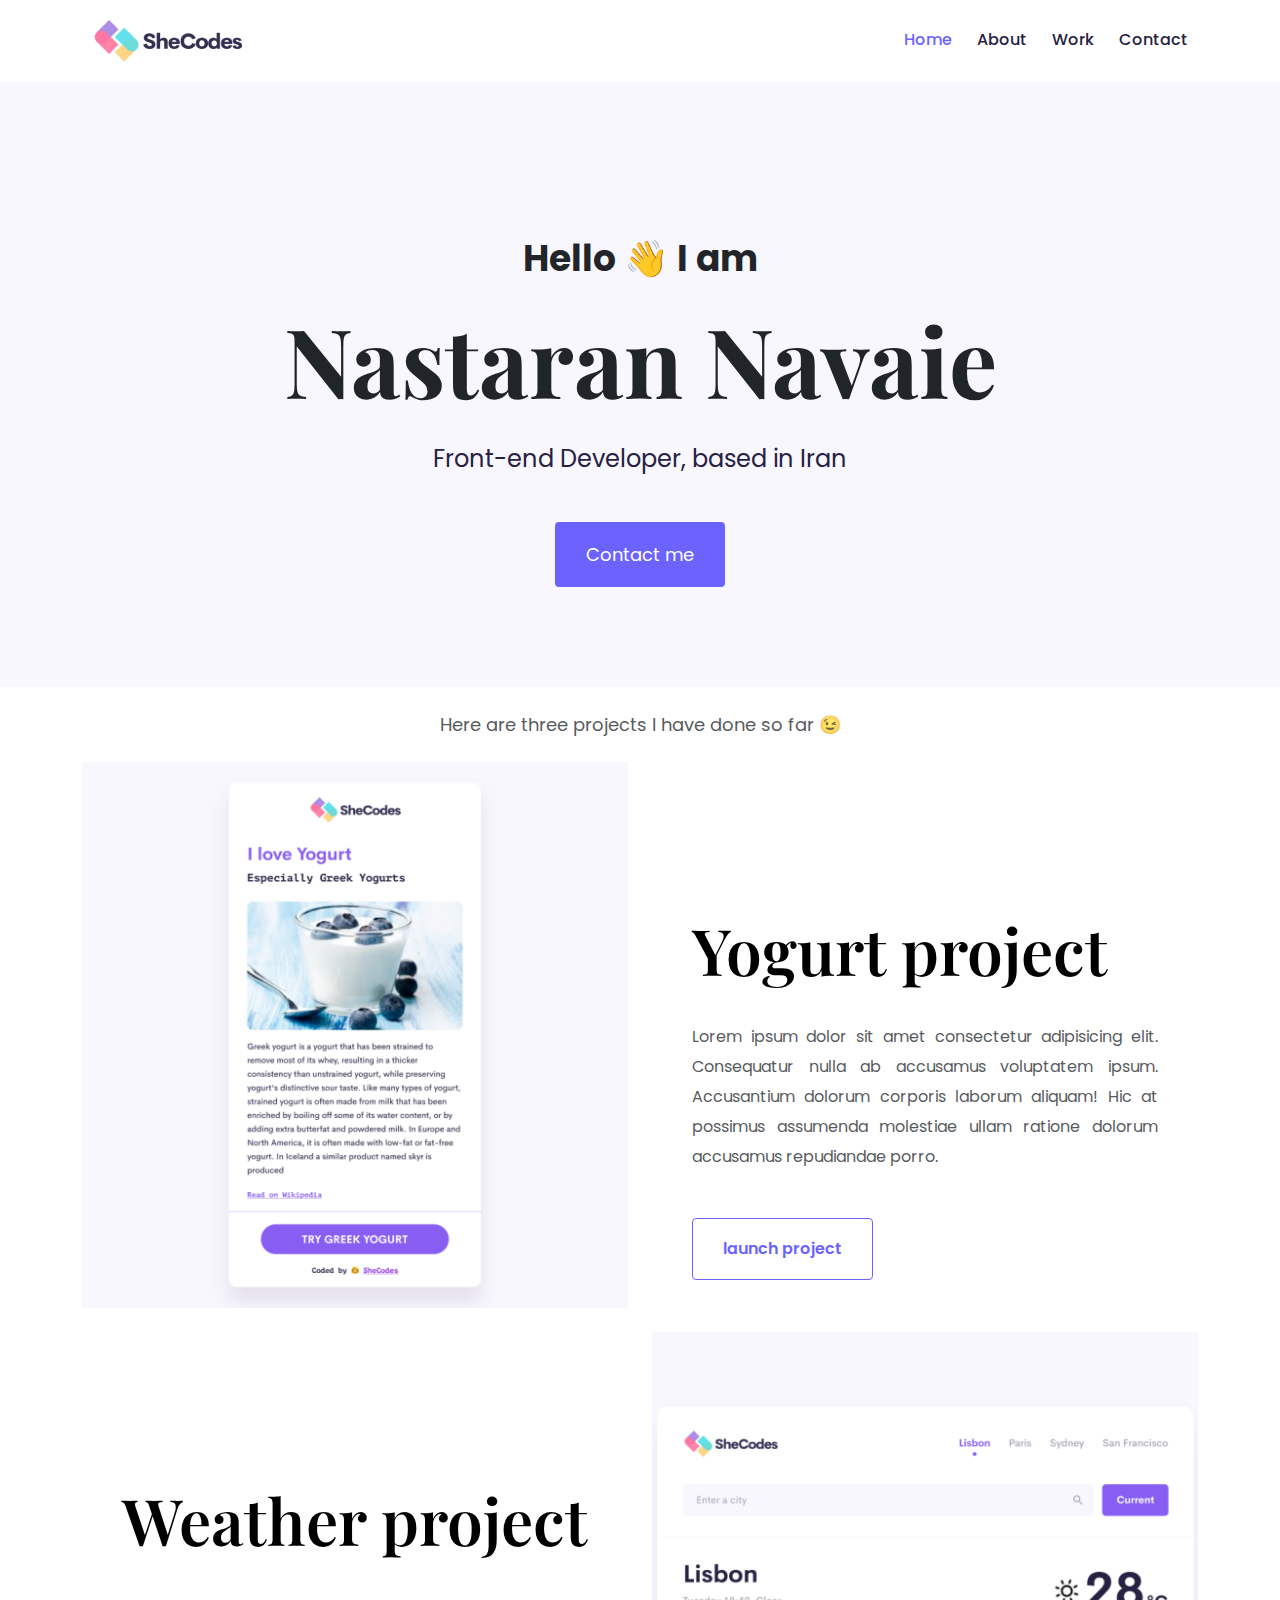
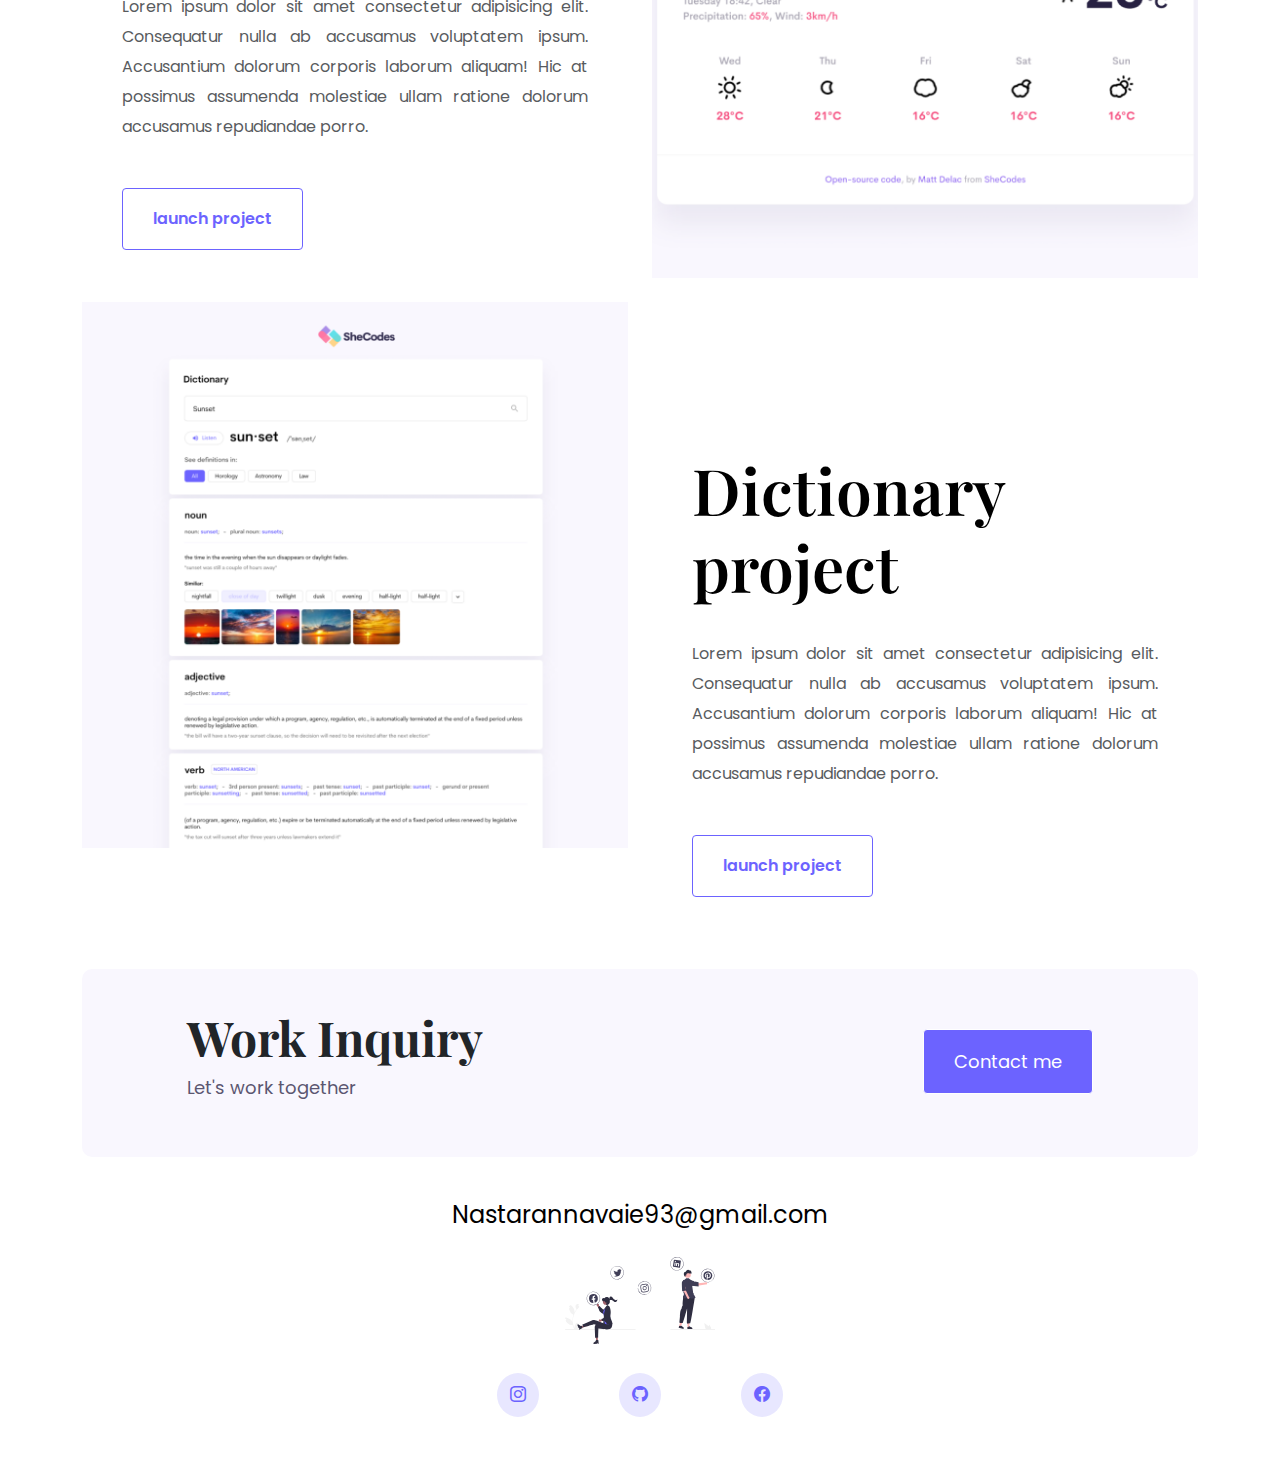
<file: index.html>
<!DOCTYPE html>
<html lang="en">
  <head>
    <meta charset="UTF-8" />
    <link
      href="https://cdn.jsdelivr.net/npm/bootstrap@5.3.3/dist/css/bootstrap.min.css"
      rel="stylesheet"
      integrity="sha384-QWTKZyjpPEjISv5WaRU9OFeRpok6YctnYmDr5pNlyT2bRjXh0JMhjY6hW+ALEwIH"
      crossorigin="anonymous"
    />
    <link rel="preconnect" href="https://fonts.googleapis.com" />
    <link rel="preconnect" href="https://fonts.gstatic.com" crossorigin />
    <link
      href="https://fonts.googleapis.com/css2?family=Poppins:ital,wght@0,100;0,200;0,300;0,400;0,500;0,600;0,700;0,800;0,900;1,100;1,200;1,300;1,400;1,500;1,600;1,700;1,800;1,900&display=swap"
      rel="stylesheet"
    />
    <link rel="preconnect" href="https://fonts.googleapis.com" />
    <link rel="preconnect" href="https://fonts.gstatic.com" crossorigin />
    <link
      href="https://fonts.googleapis.com/css2?family=Playfair+Display:ital,wght@0,400..900;1,400..900&family=Poppins:ital,wght@0,100;0,200;0,300;0,400;0,500;0,600;0,700;0,800;0,900;1,100;1,200;1,300;1,400;1,500;1,600;1,700;1,800;1,900&display=swap"
      rel="stylesheet"
    />
    <link
      rel="stylesheet"
      href="https://cdn.jsdelivr.net/npm/bootstrap-icons@1.11.3/font/bootstrap-icons.min.css"
    />
    <link rel="stylesheet" href="style.css" />

    <script
      src="https://cdn.jsdelivr.net/npm/bootstrap@5.3.3/dist/js/bootstrap.bundle.min.js"
      integrity="sha384-YvpcrYf0tY3lHB60NNkmXc5s9fDVZLESaAA55NDzOxhy9GkcIdslK1eN7N6jIeHz"
      crossorigin="anonymous"
    ></script>

    <meta name="viewport" content="width=device-width, initial-scale=1.0" />
    <title>portfolio project</title>
  </head>
  <body>
    <div class="container">
      <nav class="d-flex justify-content-between">
        <img src="images/logo.png" class="logo d-none d-md-block" alt="" />
        <img
          src="images/logo-small.png"
          class="logo-small d-block d-md-none"
          alt=""
        />
        <ul>
          <li>
            <a href="/index.html" class="active">Home</a>
          </li>
          <li>
            <a href="/about.html">About</a>
          </li>
          <li>
            <a href="/work.html">Work</a>
          </li>
          <li>
            <a href="/contact.html">Contact</a>
          </li>
        </ul>
      </nav>
    </div>
    <div class="introduction">
      <p class="p-hello">Hello 👋 I am</p>
      <h1>Nastaran Navaie</h1>
      <h2>Front-end Developer, based in Iran</h2>
      <a href="/about.html" class="btn btn-contact">Contact me</a>
    </div>

    <p class="my-projects text-center mt-4 mb-4 opacity-75">
      Here are three projects I have done so far 😉
    </p>
    <div class="container">
      <div class="row mb-4">
        <div class="col d-none d-lg-block">
          <img class="img-fluid" src="images/yogurt.png" alt="yogurt-img" />
        </div>
        <div class="col">
          <h2 class="yogurt-paragrapgh-title">Yogurt project</h2>
          <p class="yogurt-description opacity-75">
            Lorem ipsum dolor sit amet consectetur adipisicing elit. Consequatur
            nulla ab accusamus voluptatem ipsum. Accusantium dolorum corporis
            laborum aliquam! Hic at possimus assumenda molestiae ullam ratione
            dolorum accusamus repudiandae porro.
          </p>
          <a href="#" class="btn btn-launch">launch project</a>
        </div>
      </div>

      <div class="row mb-4">
        <div class="col">
          <h2 class="weather-paragrapgh-title">Weather project</h2>
          <p class="weather-description opacity-75">
            Lorem ipsum dolor sit amet consectetur adipisicing elit. Consequatur
            nulla ab accusamus voluptatem ipsum. Accusantium dolorum corporis
            laborum aliquam! Hic at possimus assumenda molestiae ullam ratione
            dolorum accusamus repudiandae porro.
          </p>
          <a href="#" class="btn btn-launch">launch project</a>
        </div>
        <div class="col d-none d-lg-block">
          <img class="img-fluid" src="images/weather.png" alt="weather-img" />
        </div>
      </div>

      <div class="row mb-5">
        <div class="col d-none d-lg-block">
          <img src="images/dictionary.png" class="img-fluid" alt="dictionary" />
        </div>
        <div class="col">
          <h2 class="dictionary-paragrapgh-title">Dictionary project</h2>
          <p class="dictionary-description opacity-75">
            Lorem ipsum dolor sit amet consectetur adipisicing elit. Consequatur
            nulla ab accusamus voluptatem ipsum. Accusantium dolorum corporis
            laborum aliquam! Hic at possimus assumenda molestiae ullam ratione
            dolorum accusamus repudiandae porro.
          </p>
          <a href="#" class="btn btn-launch">launch project</a>
        </div>
      </div>

      <br />
      <footer>
        <div class="contact-box justify-content-between d-none d-md-flex">
          <div>
            <h4>Work Inquiry</h4>
            <p class="opacity-75">Let's work together</p>
          </div>
          <div>
            <a href="#" class="btn btn-contact-index">Contact me</a>
          </div>
        </div>

        <a href="mailto:Nastarannavaie93@gmail.com" class="footer-email"
          >Nastarannavaie93@gmail.com</a
        >

        <div class="social-img mt-4 mb-4">
          <img
            src="images/undraw_social_media_re_sulg.svg"
            width="150"
            alt=""
          />
        </div>
        <div class="social-links d-flex justify-content-center">
          <a
            href="https://www.instagram.com/Nastaran"
            target="_blank"
            class="instagram-icon"
          >
            <i class="bi bi-instagram"></i>
          </a>
          <a
            href="https://www.github.com/Nastaran-Navaie"
            target="_blank"
            class="github-icon"
          >
            <i class="bi bi-github"></i>
          </a>
          <a href="https://facebook.com" target="_blank" class="facebook-icon">
            <i class="bi bi-facebook"></i>
          </a>
        </div>
      </footer>
    </div>
  </body>
</html>
</file>
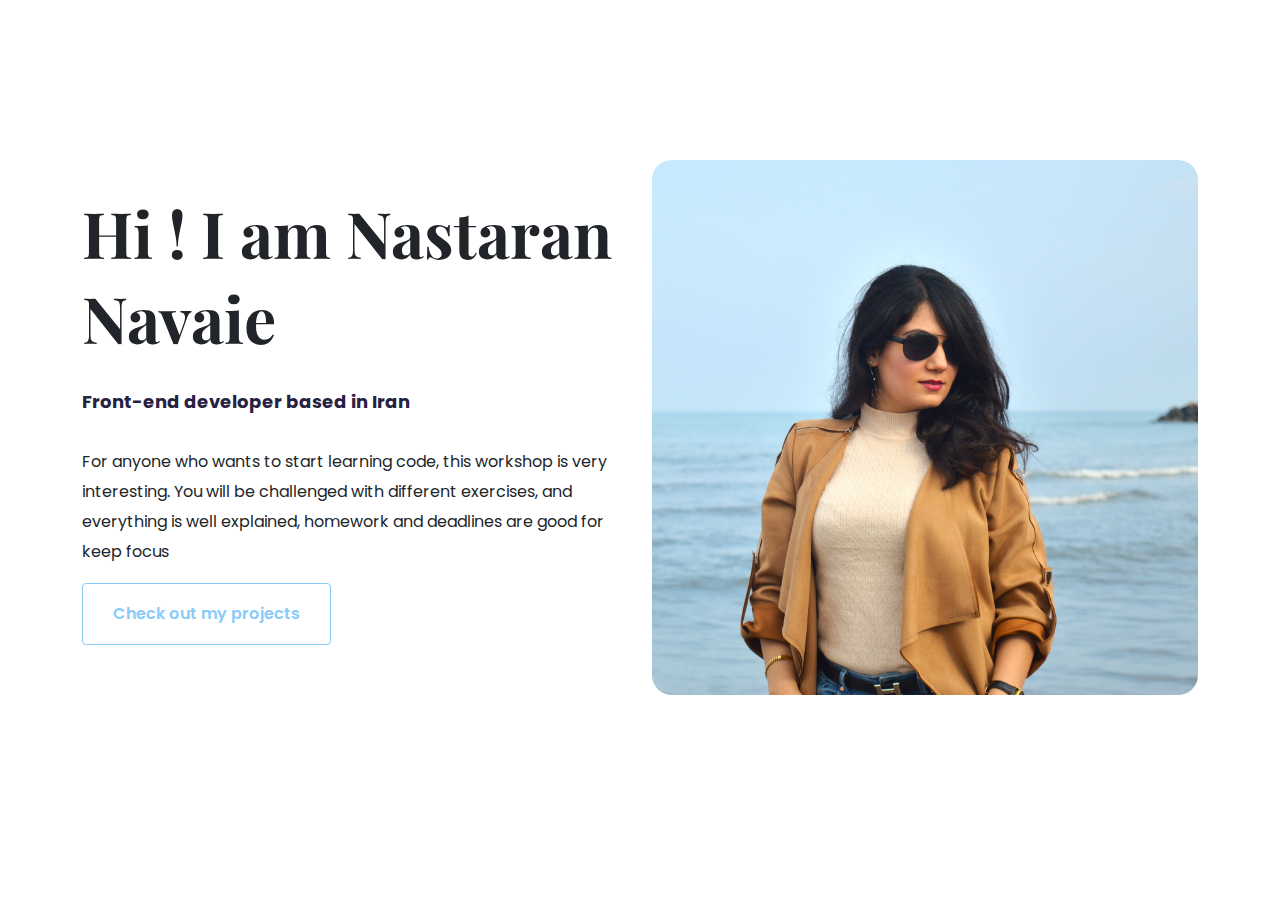
<file: about.html>
<!DOCTYPE html>
<html lang="en">
  <head>
    <meta charset="UTF-8" />
    <link
      href="https://cdn.jsdelivr.net/npm/bootstrap@5.3.3/dist/css/bootstrap.min.css"
      rel="stylesheet"
      integrity="sha384-QWTKZyjpPEjISv5WaRU9OFeRpok6YctnYmDr5pNlyT2bRjXh0JMhjY6hW+ALEwIH"
      crossorigin="anonymous"
    />
    <link rel="preconnect" href="https://fonts.googleapis.com" />
    <link rel="preconnect" href="https://fonts.gstatic.com" crossorigin />
    <link
      href="https://fonts.googleapis.com/css2?family=Poppins:ital,wght@0,100;0,200;0,300;0,400;0,500;0,600;0,700;0,800;0,900;1,100;1,200;1,300;1,400;1,500;1,600;1,700;1,800;1,900&display=swap"
      rel="stylesheet"
    />
    <link rel="preconnect" href="https://fonts.googleapis.com" />
    <link rel="preconnect" href="https://fonts.gstatic.com" crossorigin />
    <link
      href="https://fonts.googleapis.com/css2?family=Playfair+Display:ital,wght@0,400..900;1,400..900&family=Poppins:ital,wght@0,100;0,200;0,300;0,400;0,500;0,600;0,700;0,800;0,900;1,100;1,200;1,300;1,400;1,500;1,600;1,700;1,800;1,900&display=swap"
      rel="stylesheet"
    />
    <link rel="stylesheet" href="style.css" />

    <script
      src="https://cdn.jsdelivr.net/npm/bootstrap@5.3.3/dist/js/bootstrap.bundle.min.js"
      integrity="sha384-YvpcrYf0tY3lHB60NNkmXc5s9fDVZLESaAA55NDzOxhy9GkcIdslK1eN7N6jIeHz"
      crossorigin="anonymous"
    ></script>

    <meta name="viewport" content="width=device-width, initial-scale=1.0" />
    <title>portfolio project</title>
  </head>
  <body>
    <div class="about-section">
      <div class="container">
        <div class="row">
          <div class="col-lg-6">
            <h1>Hi ! I am Nastaran Navaie</h1>
            <h2 class="pb-4">Front-end developer based in Iran</h2>
            <p>
              For anyone who wants to start learning code, this workshop is very
              interesting. You will be challenged with different exercises, and
              everything is well explained, homework and deadlines are good for
              keep focus
            </p>
            <a href="#" class="btn btn-launch-about">Check out my projects </a>
          </div>
          <div class="col-lg-6">
            <img
              src="images/Nastaran.JPG"
              alt="developer-img"
              class="developer-img img-fluid"
            />
          </div>
        </div>
      </div>
    </div>
  </body>
</html>
</file>
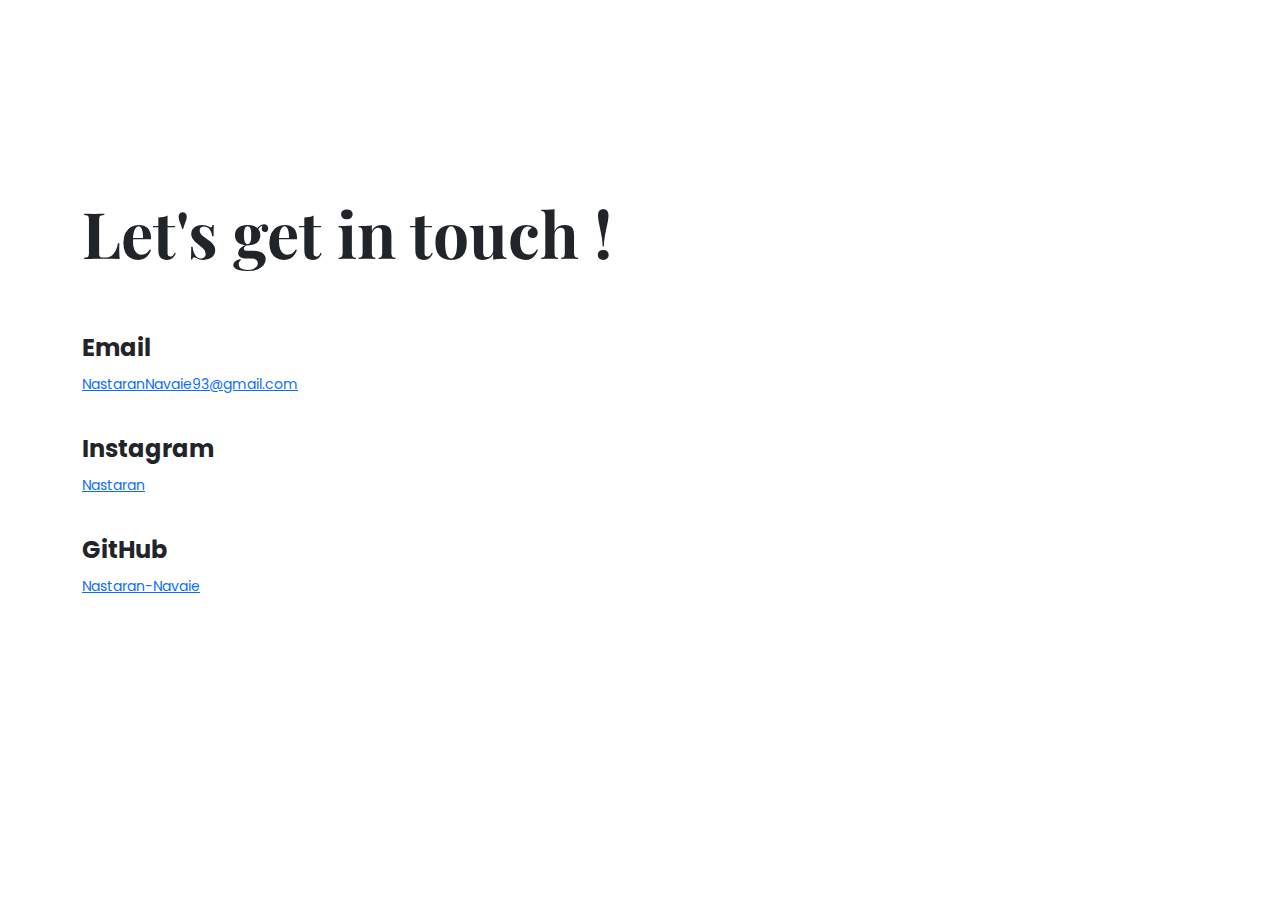
<file: contact.html>
<!DOCTYPE html>
<html lang="en">
  <head>
    <meta charset="UTF-8" />
    <link
      href="https://cdn.jsdelivr.net/npm/bootstrap@5.3.3/dist/css/bootstrap.min.css"
      rel="stylesheet"
      integrity="sha384-QWTKZyjpPEjISv5WaRU9OFeRpok6YctnYmDr5pNlyT2bRjXh0JMhjY6hW+ALEwIH"
      crossorigin="anonymous"
    />
    <link rel="preconnect" href="https://fonts.googleapis.com" />
    <link rel="preconnect" href="https://fonts.gstatic.com" crossorigin />
    <link
      href="https://fonts.googleapis.com/css2?family=Poppins:ital,wght@0,100;0,200;0,300;0,400;0,500;0,600;0,700;0,800;0,900;1,100;1,200;1,300;1,400;1,500;1,600;1,700;1,800;1,900&display=swap"
      rel="stylesheet"
    />
    <link rel="preconnect" href="https://fonts.googleapis.com" />
    <link rel="preconnect" href="https://fonts.gstatic.com" crossorigin />
    <link
      href="https://fonts.googleapis.com/css2?family=Playfair+Display:ital,wght@0,400..900;1,400..900&family=Poppins:ital,wght@0,100;0,200;0,300;0,400;0,500;0,600;0,700;0,800;0,900;1,100;1,200;1,300;1,400;1,500;1,600;1,700;1,800;1,900&display=swap"
      rel="stylesheet"
    />
    <link rel="stylesheet" href="style.css" />

    <script
      src="https://cdn.jsdelivr.net/npm/bootstrap@5.3.3/dist/js/bootstrap.bundle.min.js"
      integrity="sha384-YvpcrYf0tY3lHB60NNkmXc5s9fDVZLESaAA55NDzOxhy9GkcIdslK1eN7N6jIeHz"
      crossorigin="anonymous"
    ></script>

    <meta name="viewport" content="width=device-width, initial-scale=1.0" />
    <title>portfolio project</title>
  </head>
  <body>
    <div class="content-container">
      <div class="container">
        <h1>Let's get in touch !</h1>
        <h3>Email</h3>
        <p>
          <a href="mailto:NastaranNavaie93@gmail.com"
            >NastaranNavaie93@gmail.com</a
          >
        </p>
        <h3>Instagram</h3>
        <p>
          <a href="http://www.instagram.com/nastaran">Nastaran</a>
        </p>
        <h3>GitHub</h3>
        <p>
          <a href="http://www.GitHub.com/Nastaran-Navaie">Nastaran-Navaie</a>
        </p>
      </div>
    </div>
  </body>
</html>
</file>
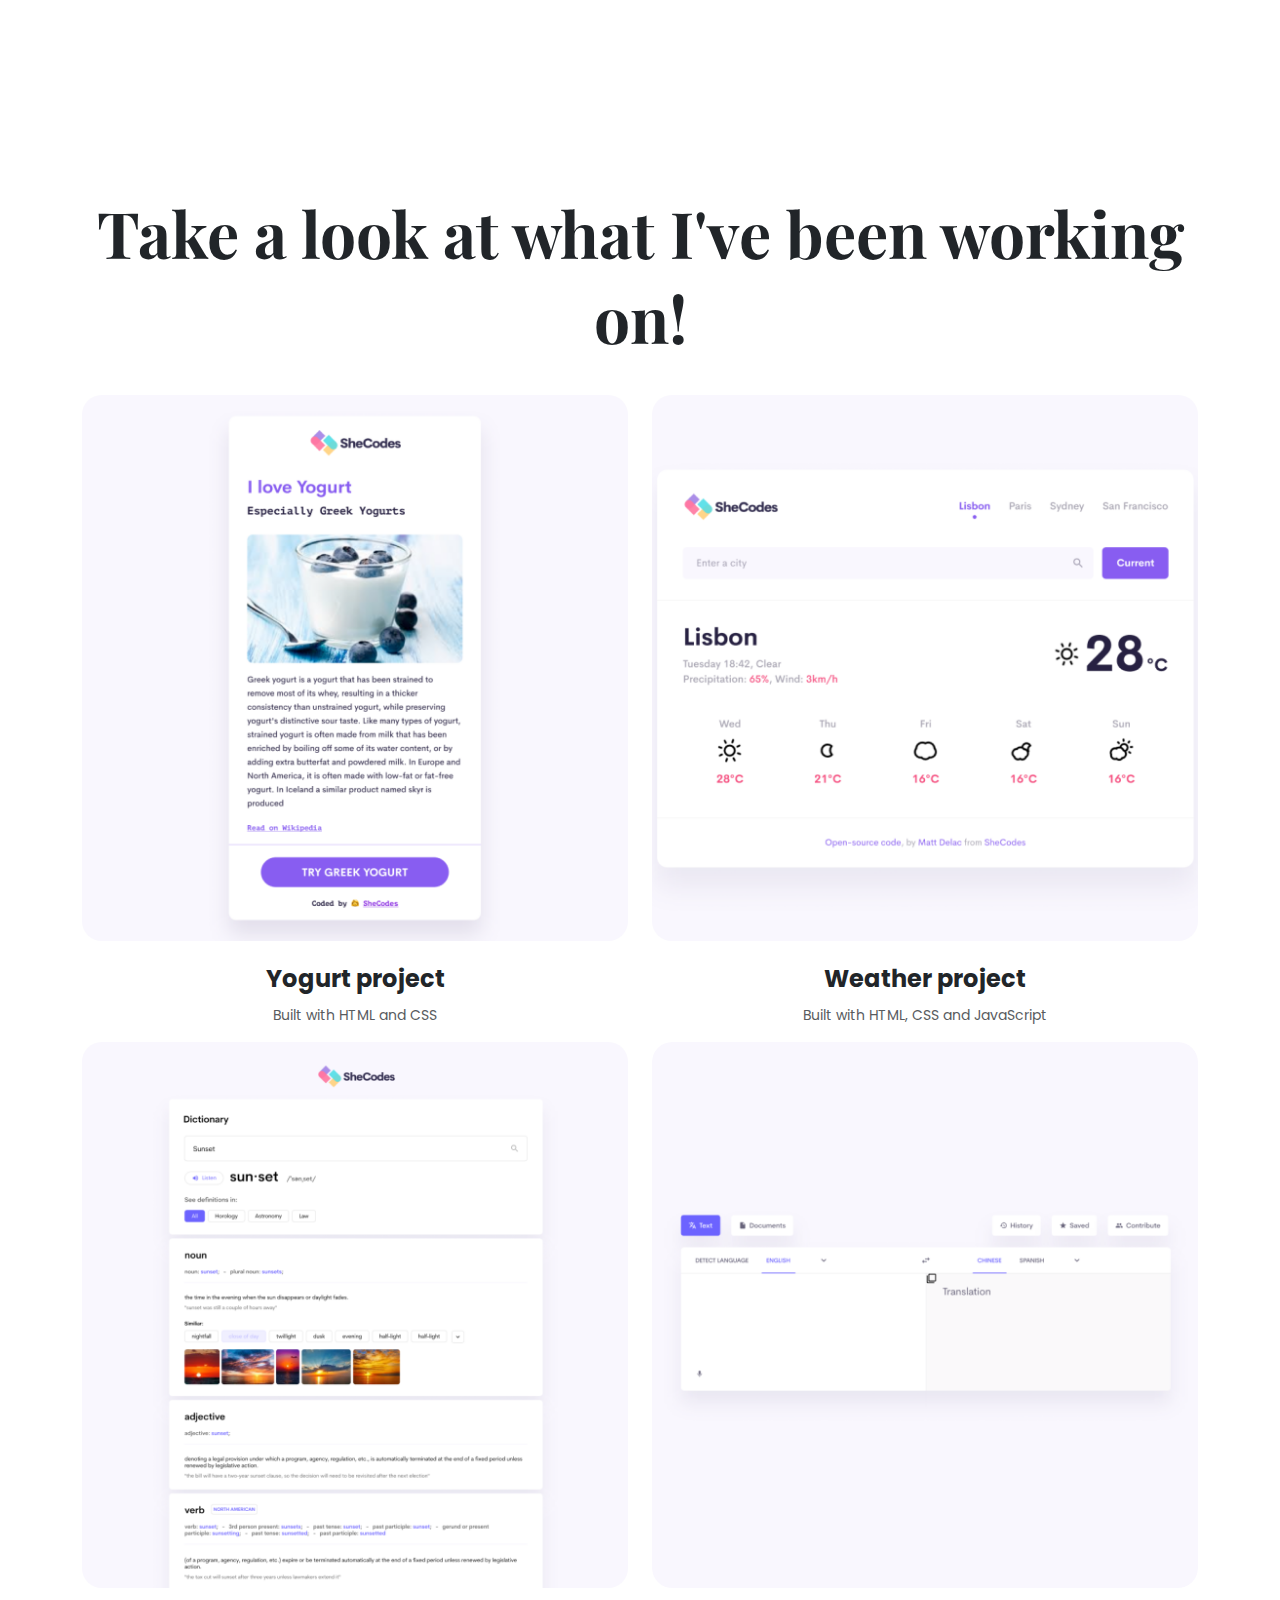
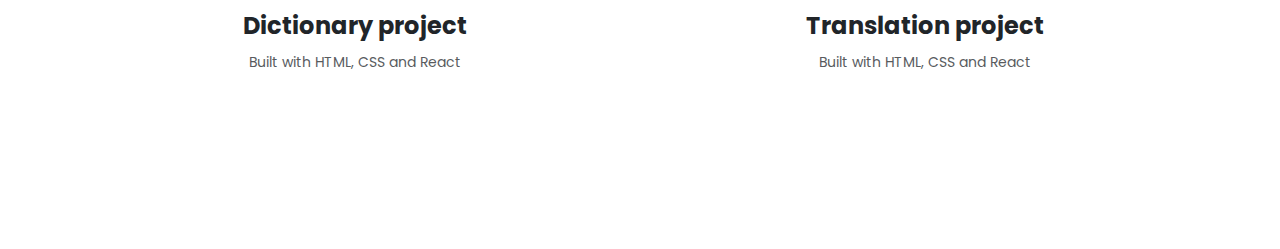
<file: work.html>
<!DOCTYPE html>
<html lang="en">
  <head>
    <meta charset="UTF-8" />
    <link
      href="https://cdn.jsdelivr.net/npm/bootstrap@5.3.3/dist/css/bootstrap.min.css"
      rel="stylesheet"
      integrity="sha384-QWTKZyjpPEjISv5WaRU9OFeRpok6YctnYmDr5pNlyT2bRjXh0JMhjY6hW+ALEwIH"
      crossorigin="anonymous"
    />
    <link rel="preconnect" href="https://fonts.googleapis.com" />
    <link rel="preconnect" href="https://fonts.gstatic.com" crossorigin />
    <link
      href="https://fonts.googleapis.com/css2?family=Poppins:ital,wght@0,100;0,200;0,300;0,400;0,500;0,600;0,700;0,800;0,900;1,100;1,200;1,300;1,400;1,500;1,600;1,700;1,800;1,900&display=swap"
      rel="stylesheet"
    />
    <link rel="preconnect" href="https://fonts.googleapis.com" />
    <link rel="preconnect" href="https://fonts.gstatic.com" crossorigin />
    <link
      href="https://fonts.googleapis.com/css2?family=Playfair+Display:ital,wght@0,400..900;1,400..900&family=Poppins:ital,wght@0,100;0,200;0,300;0,400;0,500;0,600;0,700;0,800;0,900;1,100;1,200;1,300;1,400;1,500;1,600;1,700;1,800;1,900&display=swap"
      rel="stylesheet"
    />
    <link rel="stylesheet" href="style.css" />

    <script
      src="https://cdn.jsdelivr.net/npm/bootstrap@5.3.3/dist/js/bootstrap.bundle.min.js"
      integrity="sha384-YvpcrYf0tY3lHB60NNkmXc5s9fDVZLESaAA55NDzOxhy9GkcIdslK1eN7N6jIeHz"
      crossorigin="anonymous"
    ></script>

    <meta name="viewport" content="width=device-width, initial-scale=1.0" />
    <title>portfolio project</title>
  </head>
  <body>
    <div class="content-container">
      <div class="container">
        <h1 class="text-center">Take a look at what I've been working on!</h1>
        <div class="row">
          <div class="col-md-6">
            <img src="images/yogurt.png" class="img-fluid" alt="yogurt-img" />
            <h3 class="text-center">Yogurt project</h3>
            <p class="text-center opacity-75">Built with HTML and CSS</p>
          </div>
          <div class="col-md-6">
            <img src="images/weather.png" class="img-fluid" alt="weather-img" />
            <h3 class="text-center">Weather project</h3>
            <p class="text-center opacity-75">
              Built with HTML, CSS and JavaScript
            </p>
          </div>
        </div>
        <div class="row">
          <div class="col-md-6">
            <img
              src="images/dictionary.png"
              class="img-fluid"
              alt="dictionary-img"
            />
            <h3 class="text-center">Dictionary project</h3>
            <p class="text-center opacity-75">Built with HTML, CSS and React</p>
          </div>
          <div class="col-md-6">
            <img
              src="images/translation.png"
              class="img-fluid"
              alt="translation-img"
            />
            <h3 class="text-center">Translation project</h3>
            <p class="text-center opacity-75">Built with HTML, CSS and React</p>
          </div>
        </div>
      </div>
    </div>
  </body>
</html>
</file>
<file: style.css>
:root {
  --paragraph-font-family: "Poppins", sans-serif;
  --headings-font-family: "Playfair Display", serif;
  --background-color-introduction: #f9f7fe;
  --background-color-btn-contact: #6c63ff;
}
h1 {
  font-family: var(--headings-font-family);
  font-size: 96px;
  font-weight: 700;
}
p {
  font-family: var(--paragraph-font-family);
  font-size: 36px;
  font-weight: 700;
}
.p-hello {
  padding-top: 150px;
}
.introduction {
  background-color: var(--background-color-introduction);
  text-align: center;
  padding-bottom: 100px;
}
h2 {
  font-family: var(--paragraph-font-family);
  color: #272142;
  font-size: 24px;
  font-weight: 400;
  padding-top: 20px;
}
.btn-contact {
  font-size: 18px;
  font-family: var(--paragraph-font-family);
  font-weight: 400;
  background-color: var(--background-color-btn-contact);
  color: white;
  margin-top: 40px;
  border-radius: 4px;
  line-height: 27px;
  padding: 18px 30px;
}
.btn-contact:hover {
  cursor: pointer;
  background-color: var(--background-color-btn-contact);
  color: #272142;
}
.my-projects {
  font-size: 18px;
  font-weight: 400;
}
.yogurt-paragrapgh-title,
.weather-paragrapgh-title,
.dictionary-paragrapgh-title {
  font-size: 64px;
  font-family: var(--headings-font-family);
  font-weight: 900;
  padding-top: 150px;
  padding-left: 40px;
  padding-bottom: 20px;
  color: black;

  font-weight: 600;
}
.yogurt-description,
.weather-description,
.dictionary-description {
  font-size: 16px;
  font-family: var(--paragraph-font-family);
  font-weight: 400;
  padding: 5px 40px 30px 40px;
  line-height: 30px;
  text-align: justify;
}
.btn-launch {
  color: #6c63ff;
  font-family: var(--paragraph-font-family);
  font-weight: 600;
  border: 1px solid #6c63ff;
  border-radius: 4px;
  background-color: white;
  padding: 18px 30px;
  margin-left: 40px;
}

/* all 3 buttons of each paragraph */
.btn-launch:hover {
  cursor: pointer;
  color: #272142;
  border: 1px solid #6c63ff;
}

/* about page styling */
.about-section {
  padding-top: 160px;
  padding-bottom: 160px;
}

.about-section h1 {
  font-family: var(--headings-font-family);
  font-size: 64px;
  font-weight: 700;
  line-height: 85px;
  padding-top: 30px;
}
.about-section h2 {
  font-family: var(--paragraph-font-family);
  font-size: 18px;
  font-weight: 700;
  line-height: 27px;
}
.about-section p {
  font-family: var(--paragraph-font-family);
  font-size: 16px;
  font-weight: 400;
  line-height: 30px;
  padding-right: 20px;
}
.btn-launch-about {
  color: #88ccfa;
  font-family: var(--paragraph-font-family);
  font-weight: 600;
  border: 1px solid #88ccfa;
  border-radius: 4px;
  background-color: white;
  padding: 18px 30px;
  margin-left: 0px;
}
.btn-launch-about:hover {
  cursor: pointer;
  color: #272142;
  border: 1px solid #88ccfa;
}

.about-section img {
  border-radius: 20px;
}

@media (max-width: 900px) {
  .p-hello {
    font-size: 15px;
  }
  .introduction {
    text-align: center;
    padding: none;
    margin: none;
  }
  h1 {
    font-size: 25px;
  }
  h2 {
    font-size: 16px;
  }

  .yogurt-paragrapgh-title {
    text-align: center;
  }
  .weather-paragrapgh-title {
    text-align: center;
  }
  .dictionary-paragrapgh-title {
    text-align: center;
  }
  .yogurt-paragrapgh-title {
    padding-top: 30px;
  }
  .weather-paragrapgh-title {
    padding-top: 30px;
  }
  .dictionary-paragrapgh-title {
    padding-top: 30px;
  }
  .btn-launch {
    display: block;
  }

  /* about.html  */
  .about-section {
    padding-top: 0;
    margin: none;
  }
  .about-section h1 {
    text-align: center;
    padding-top: 40px;
    font-size: 45px;
    line-height: 1.5;
  }
  .about-section h2 {
    text-align: center;
    padding-top: 5px;
    padding-bottom: 0;
    font-size: 16px;
  }
  .about-section p {
    text-align: center;
  }
  .btn-launch-about {
    display: block;
    margin-bottom: 10px;
  }
}

/* work.html styling  */
nav {
  padding: 20px 10px;
}
nav ul {
  margin: 0;
  padding: 0;
}
nav li {
  list-style: none;
  display: inline;
  line-height: 40px;
}
nav a {
  text-decoration: none;
  color: #272142;
  font-family: var(--paragraph-font-family);
  font-weight: 500;
  margin-left: 20px;
}
nav a:hover,
nav a.active {
  cursor: pointer;
  color: #6c63ff;
  transition: all 150ms ease-in-out;
}
.content-container {
  padding: 160px 20px;
}
.content-container h1 {
  font-family: var(--headings-font-family);
  font-size: 64px;
  font-weight: 700;
  line-height: 85px;
  padding-top: 30px;
  margin-bottom: 35px;
}

.content-container img {
  border-radius: 20px;
}

.content-container h3 {
  font-family: var(--paragraph-font-family);
  font-size: 24px;
  font-weight: 700;
  line-height: 36px;
  padding-top: 20px;
}
.content-container p {
  font-family: var(--paragraph-font-family);
  font-size: 14px;
  font-weight: 400;
  line-height: 21px;
}
footer {
  margin-bottom: 50px;
  display: block;
  text-align: center;
}
footer .contact-box {
  background-color: var(--background-color-introduction);
  padding: 40px 105px;
  border-radius: 10px;
  margin-bottom: 40px;
}
footer .btn-contact-index {
  font-size: 18px;
  font-family: var(--paragraph-font-family);
  font-weight: 400;
  background-color: var(--background-color-btn-contact);
  color: white;
  border-radius: 4px;
  margin-top: 20px;
  padding: 18px 30px;
}
footer .btn-contact-index:hover {
  cursor: pointer;
  background-color: var(--background-color-btn-contact);
  color: #272142;
}

footer h4 {
  font-family: var(--headings-font-family);
  font-size: 48px;
  font-weight: 700;
  text-align-last: left;
}
footer p {
  font-family: var(--paragraph-font-family);
  font-size: 18px;
  font-weight: 400;
  color: #272142;
  text-align-last: left;
}
footer .btn-contact-index {
  text-align: right;
  border: 1px solid;
}
footer .footer-email {
  font-family: var(--paragraph-font-family);
  color: black;
  font-size: 24px;
  text-decoration: none;
  margin-top: 200;
}
footer .footer-email:hover {
  cursor: pointer;
  color: #6c63ff;
}
footer .social-links a {
  font-style: 18px;
  color: #6c63ff;
  margin: 5px 40px;
  background: #e8e7ff;
  padding: 10px 13px;
  border-radius: 50%;
}
footer .social-links a:hover {
  cursor: pointer;
  color: #e8e7ff;
  background: #6c63ff;
}
</file>
